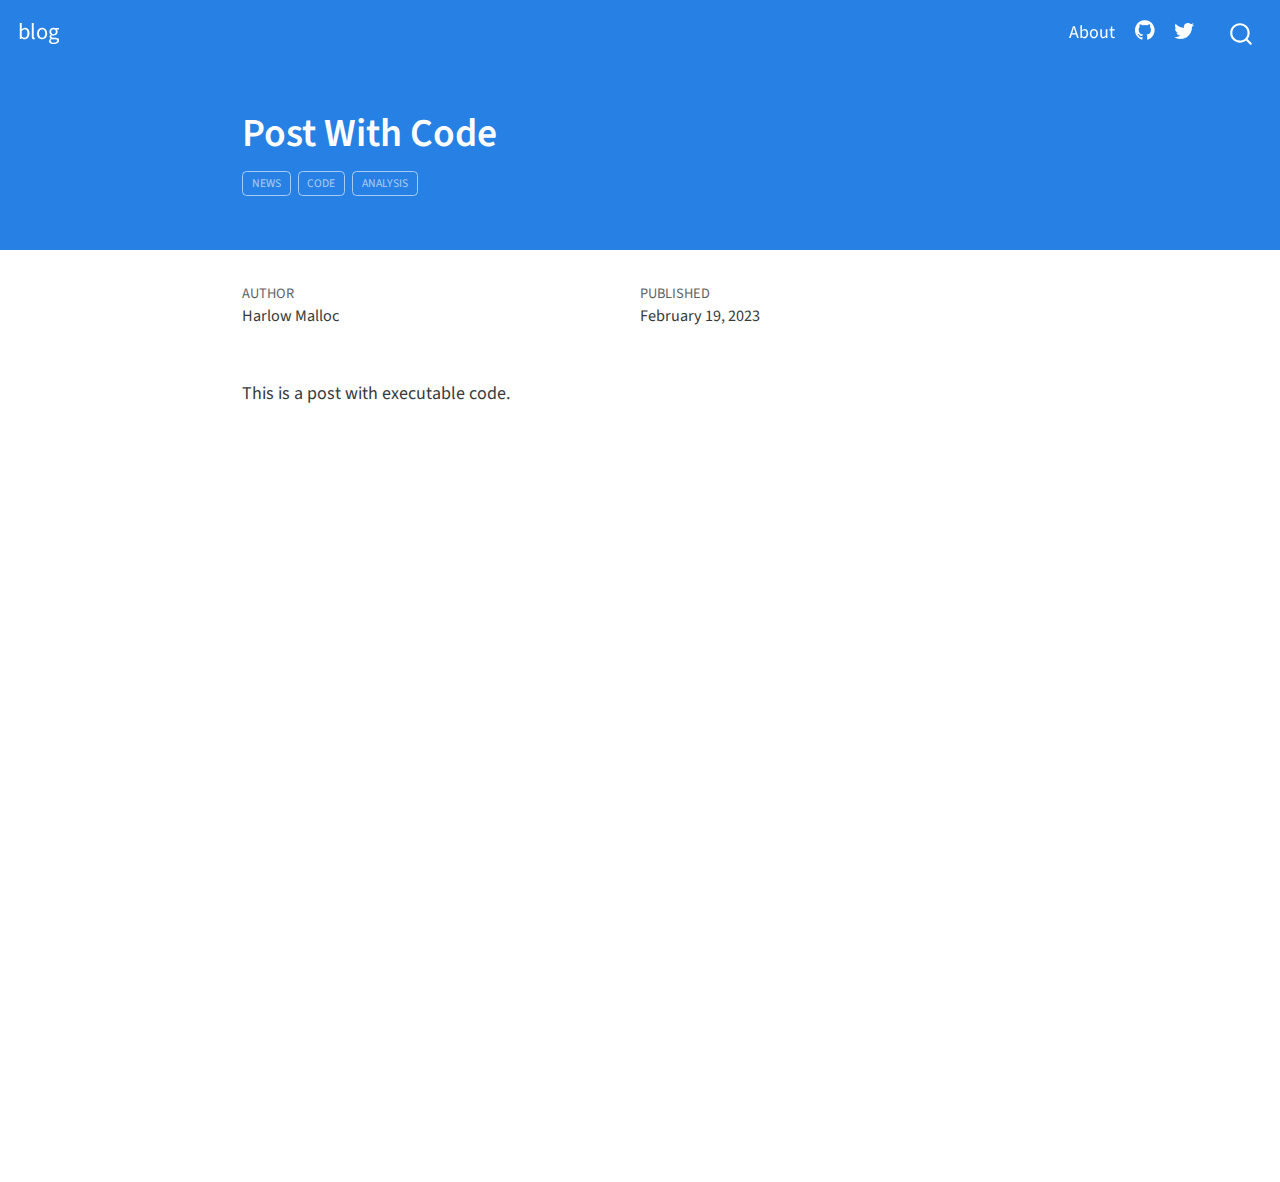
<file: posts/post-with-code/index.html>
<!DOCTYPE html>
<html xmlns="http://www.w3.org/1999/xhtml" lang="en" xml:lang="en"><head>

<meta charset="utf-8">
<meta name="generator" content="quarto-1.1">

<meta name="viewport" content="width=device-width, initial-scale=1.0, user-scalable=yes">

<meta name="author" content="Harlow Malloc">
<meta name="dcterms.date" content="2023-02-19">

<title>blog - Post With Code</title>
<style>
code{white-space: pre-wrap;}
span.smallcaps{font-variant: small-caps;}
div.columns{display: flex; gap: min(4vw, 1.5em);}
div.column{flex: auto; overflow-x: auto;}
div.hanging-indent{margin-left: 1.5em; text-indent: -1.5em;}
ul.task-list{list-style: none;}
ul.task-list li input[type="checkbox"] {
  width: 0.8em;
  margin: 0 0.8em 0.2em -1.6em;
  vertical-align: middle;
}
</style>


<script src="../../site_libs/quarto-nav/quarto-nav.js"></script>
<script src="../../site_libs/quarto-nav/headroom.min.js"></script>
<script src="../../site_libs/clipboard/clipboard.min.js"></script>
<script src="../../site_libs/quarto-search/autocomplete.umd.js"></script>
<script src="../../site_libs/quarto-search/fuse.min.js"></script>
<script src="../../site_libs/quarto-search/quarto-search.js"></script>
<meta name="quarto:offset" content="../../">
<script src="../../site_libs/quarto-html/quarto.js"></script>
<script src="../../site_libs/quarto-html/popper.min.js"></script>
<script src="../../site_libs/quarto-html/tippy.umd.min.js"></script>
<script src="../../site_libs/quarto-html/anchor.min.js"></script>
<link href="../../site_libs/quarto-html/tippy.css" rel="stylesheet">
<link href="../../site_libs/quarto-html/quarto-syntax-highlighting.css" rel="stylesheet" id="quarto-text-highlighting-styles">
<script src="../../site_libs/bootstrap/bootstrap.min.js"></script>
<link href="../../site_libs/bootstrap/bootstrap-icons.css" rel="stylesheet">
<link href="../../site_libs/bootstrap/bootstrap.min.css" rel="stylesheet" id="quarto-bootstrap" data-mode="light">
<script id="quarto-search-options" type="application/json">{
  "location": "navbar",
  "copy-button": false,
  "collapse-after": 3,
  "panel-placement": "end",
  "type": "overlay",
  "limit": 20,
  "language": {
    "search-no-results-text": "No results",
    "search-matching-documents-text": "matching documents",
    "search-copy-link-title": "Copy link to search",
    "search-hide-matches-text": "Hide additional matches",
    "search-more-match-text": "more match in this document",
    "search-more-matches-text": "more matches in this document",
    "search-clear-button-title": "Clear",
    "search-detached-cancel-button-title": "Cancel",
    "search-submit-button-title": "Submit"
  }
}</script>


<link rel="stylesheet" href="../../styles.css">
</head>

<body class="nav-fixed fullcontent">

<div id="quarto-search-results"></div>
  <header id="quarto-header" class="headroom fixed-top">
    <nav class="navbar navbar-expand-lg navbar-dark ">
      <div class="navbar-container container-fluid">
      <div class="navbar-brand-container">
    <a class="navbar-brand" href="../../index.html">
    <span class="navbar-title">blog</span>
    </a>
  </div>
          <button class="navbar-toggler" type="button" data-bs-toggle="collapse" data-bs-target="#navbarCollapse" aria-controls="navbarCollapse" aria-expanded="false" aria-label="Toggle navigation" onclick="if (window.quartoToggleHeadroom) { window.quartoToggleHeadroom(); }">
  <span class="navbar-toggler-icon"></span>
</button>
          <div class="collapse navbar-collapse" id="navbarCollapse">
            <ul class="navbar-nav navbar-nav-scroll ms-auto">
  <li class="nav-item">
    <a class="nav-link" href="../../about.html">About</a>
  </li>  
  <li class="nav-item compact">
    <a class="nav-link" href="https://github.com/"><i class="bi bi-github" role="img">
</i> 
 </a>
  </li>  
  <li class="nav-item compact">
    <a class="nav-link" href="https://twitter.com"><i class="bi bi-twitter" role="img">
</i> 
 </a>
  </li>  
</ul>
              <div id="quarto-search" class="" title="Search"></div>
          </div> <!-- /navcollapse -->
      </div> <!-- /container-fluid -->
    </nav>
</header>
<!-- content -->
<header id="title-block-header" class="quarto-title-block default page-columns page-full">
  <div class="quarto-title-banner page-columns page-full">
    <div class="quarto-title column-body">
      <h1 class="title">Post With Code</h1>
                                <div class="quarto-categories">
                <div class="quarto-category">news</div>
                <div class="quarto-category">code</div>
                <div class="quarto-category">analysis</div>
              </div>
                  </div>
  </div>
    
  
  <div class="quarto-title-meta">

      <div>
      <div class="quarto-title-meta-heading">Author</div>
      <div class="quarto-title-meta-contents">
               <p>Harlow Malloc </p>
            </div>
    </div>
      
      <div>
      <div class="quarto-title-meta-heading">Published</div>
      <div class="quarto-title-meta-contents">
        <p class="date">February 19, 2023</p>
      </div>
    </div>
      
    </div>
    
  
  </header><div id="quarto-content" class="quarto-container page-columns page-rows-contents page-layout-article page-navbar">
<!-- sidebar -->
<!-- margin-sidebar -->
    
<!-- main -->
<main class="content quarto-banner-title-block" id="quarto-document-content">




<p>This is a post with executable code.</p>



</main> <!-- /main -->
<script id="quarto-html-after-body" type="application/javascript">
window.document.addEventListener("DOMContentLoaded", function (event) {
  const toggleBodyColorMode = (bsSheetEl) => {
    const mode = bsSheetEl.getAttribute("data-mode");
    const bodyEl = window.document.querySelector("body");
    if (mode === "dark") {
      bodyEl.classList.add("quarto-dark");
      bodyEl.classList.remove("quarto-light");
    } else {
      bodyEl.classList.add("quarto-light");
      bodyEl.classList.remove("quarto-dark");
    }
  }
  const toggleBodyColorPrimary = () => {
    const bsSheetEl = window.document.querySelector("link#quarto-bootstrap");
    if (bsSheetEl) {
      toggleBodyColorMode(bsSheetEl);
    }
  }
  toggleBodyColorPrimary();  
  const icon = "";
  const anchorJS = new window.AnchorJS();
  anchorJS.options = {
    placement: 'right',
    icon: icon
  };
  anchorJS.add('.anchored');
  const clipboard = new window.ClipboardJS('.code-copy-button', {
    target: function(trigger) {
      return trigger.previousElementSibling;
    }
  });
  clipboard.on('success', function(e) {
    // button target
    const button = e.trigger;
    // don't keep focus
    button.blur();
    // flash "checked"
    button.classList.add('code-copy-button-checked');
    var currentTitle = button.getAttribute("title");
    button.setAttribute("title", "Copied!");
    setTimeout(function() {
      button.setAttribute("title", currentTitle);
      button.classList.remove('code-copy-button-checked');
    }, 1000);
    // clear code selection
    e.clearSelection();
  });
  function tippyHover(el, contentFn) {
    const config = {
      allowHTML: true,
      content: contentFn,
      maxWidth: 500,
      delay: 100,
      arrow: false,
      appendTo: function(el) {
          return el.parentElement;
      },
      interactive: true,
      interactiveBorder: 10,
      theme: 'quarto',
      placement: 'bottom-start'
    };
    window.tippy(el, config); 
  }
  const noterefs = window.document.querySelectorAll('a[role="doc-noteref"]');
  for (var i=0; i<noterefs.length; i++) {
    const ref = noterefs[i];
    tippyHover(ref, function() {
      // use id or data attribute instead here
      let href = ref.getAttribute('data-footnote-href') || ref.getAttribute('href');
      try { href = new URL(href).hash; } catch {}
      const id = href.replace(/^#\/?/, "");
      const note = window.document.getElementById(id);
      return note.innerHTML;
    });
  }
  var bibliorefs = window.document.querySelectorAll('a[role="doc-biblioref"]');
  for (var i=0; i<bibliorefs.length; i++) {
    const ref = bibliorefs[i];
    const cites = ref.parentNode.getAttribute('data-cites').split(' ');
    tippyHover(ref, function() {
      var popup = window.document.createElement('div');
      cites.forEach(function(cite) {
        var citeDiv = window.document.createElement('div');
        citeDiv.classList.add('hanging-indent');
        citeDiv.classList.add('csl-entry');
        var biblioDiv = window.document.getElementById('ref-' + cite);
        if (biblioDiv) {
          citeDiv.innerHTML = biblioDiv.innerHTML;
        }
        popup.appendChild(citeDiv);
      });
      return popup.innerHTML;
    });
  }
});
</script>
</div> <!-- /content -->



</body></html>
</file>
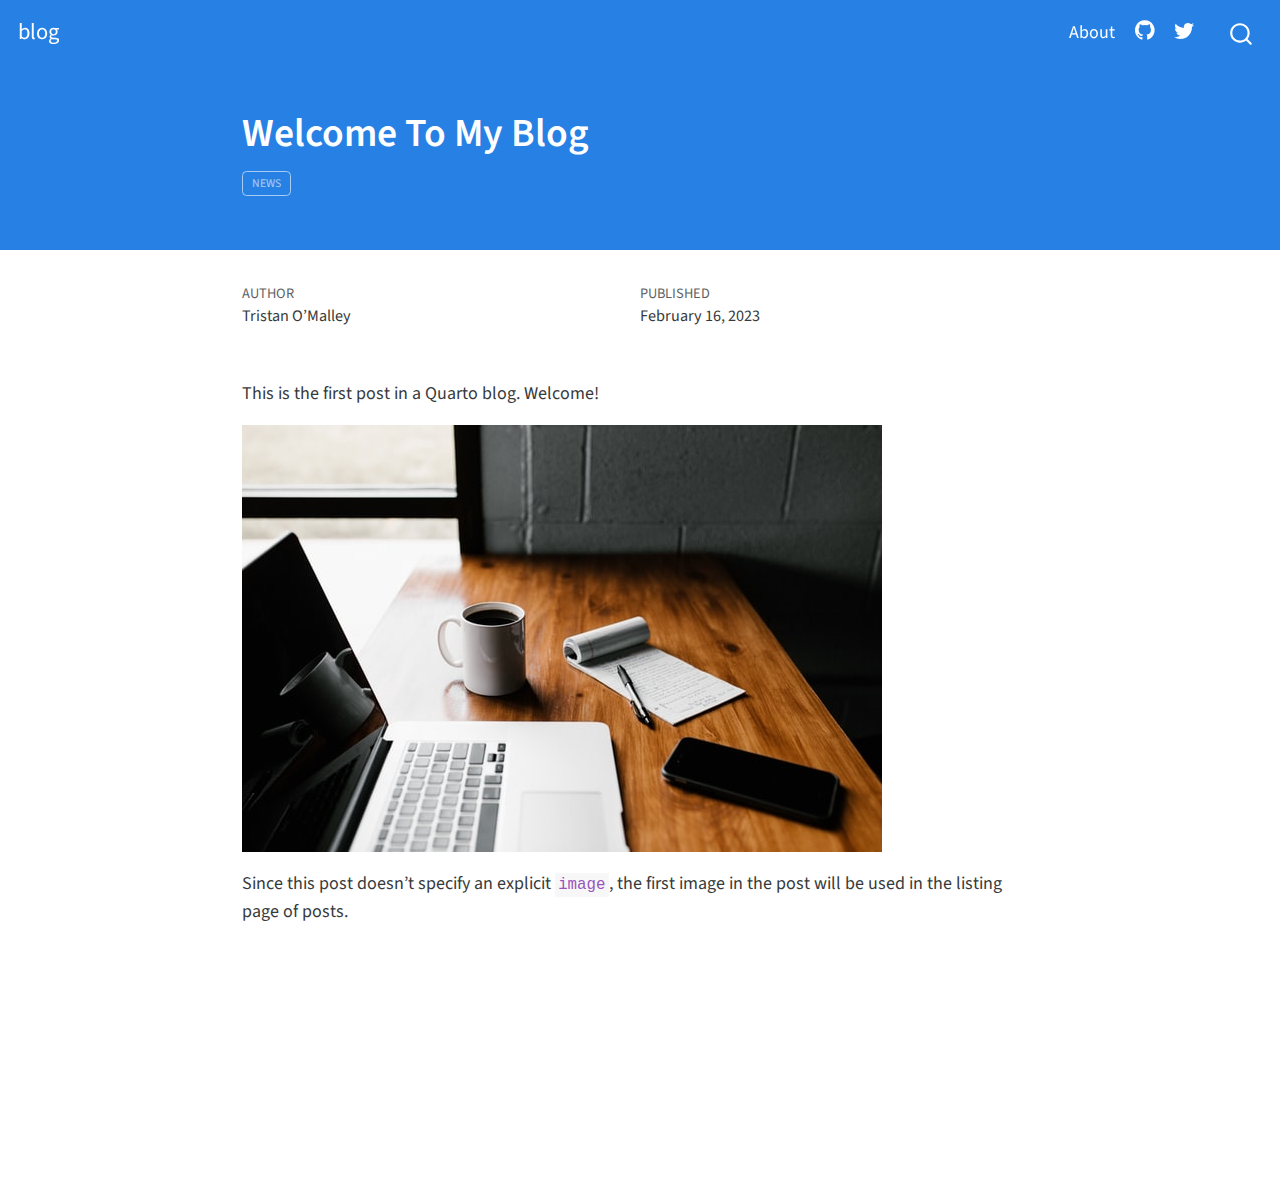
<file: posts/welcome/index.html>
<!DOCTYPE html>
<html xmlns="http://www.w3.org/1999/xhtml" lang="en" xml:lang="en"><head>

<meta charset="utf-8">
<meta name="generator" content="quarto-1.1">

<meta name="viewport" content="width=device-width, initial-scale=1.0, user-scalable=yes">

<meta name="author" content="Tristan O’Malley">
<meta name="dcterms.date" content="2023-02-16">

<title>blog - Welcome To My Blog</title>
<style>
code{white-space: pre-wrap;}
span.smallcaps{font-variant: small-caps;}
div.columns{display: flex; gap: min(4vw, 1.5em);}
div.column{flex: auto; overflow-x: auto;}
div.hanging-indent{margin-left: 1.5em; text-indent: -1.5em;}
ul.task-list{list-style: none;}
ul.task-list li input[type="checkbox"] {
  width: 0.8em;
  margin: 0 0.8em 0.2em -1.6em;
  vertical-align: middle;
}
</style>


<script src="../../site_libs/quarto-nav/quarto-nav.js"></script>
<script src="../../site_libs/quarto-nav/headroom.min.js"></script>
<script src="../../site_libs/clipboard/clipboard.min.js"></script>
<script src="../../site_libs/quarto-search/autocomplete.umd.js"></script>
<script src="../../site_libs/quarto-search/fuse.min.js"></script>
<script src="../../site_libs/quarto-search/quarto-search.js"></script>
<meta name="quarto:offset" content="../../">
<script src="../../site_libs/quarto-html/quarto.js"></script>
<script src="../../site_libs/quarto-html/popper.min.js"></script>
<script src="../../site_libs/quarto-html/tippy.umd.min.js"></script>
<script src="../../site_libs/quarto-html/anchor.min.js"></script>
<link href="../../site_libs/quarto-html/tippy.css" rel="stylesheet">
<link href="../../site_libs/quarto-html/quarto-syntax-highlighting.css" rel="stylesheet" id="quarto-text-highlighting-styles">
<script src="../../site_libs/bootstrap/bootstrap.min.js"></script>
<link href="../../site_libs/bootstrap/bootstrap-icons.css" rel="stylesheet">
<link href="../../site_libs/bootstrap/bootstrap.min.css" rel="stylesheet" id="quarto-bootstrap" data-mode="light">
<script id="quarto-search-options" type="application/json">{
  "location": "navbar",
  "copy-button": false,
  "collapse-after": 3,
  "panel-placement": "end",
  "type": "overlay",
  "limit": 20,
  "language": {
    "search-no-results-text": "No results",
    "search-matching-documents-text": "matching documents",
    "search-copy-link-title": "Copy link to search",
    "search-hide-matches-text": "Hide additional matches",
    "search-more-match-text": "more match in this document",
    "search-more-matches-text": "more matches in this document",
    "search-clear-button-title": "Clear",
    "search-detached-cancel-button-title": "Cancel",
    "search-submit-button-title": "Submit"
  }
}</script>


<link rel="stylesheet" href="../../styles.css">
</head>

<body class="nav-fixed fullcontent">

<div id="quarto-search-results"></div>
  <header id="quarto-header" class="headroom fixed-top">
    <nav class="navbar navbar-expand-lg navbar-dark ">
      <div class="navbar-container container-fluid">
      <div class="navbar-brand-container">
    <a class="navbar-brand" href="../../index.html">
    <span class="navbar-title">blog</span>
    </a>
  </div>
          <button class="navbar-toggler" type="button" data-bs-toggle="collapse" data-bs-target="#navbarCollapse" aria-controls="navbarCollapse" aria-expanded="false" aria-label="Toggle navigation" onclick="if (window.quartoToggleHeadroom) { window.quartoToggleHeadroom(); }">
  <span class="navbar-toggler-icon"></span>
</button>
          <div class="collapse navbar-collapse" id="navbarCollapse">
            <ul class="navbar-nav navbar-nav-scroll ms-auto">
  <li class="nav-item">
    <a class="nav-link" href="../../about.html">About</a>
  </li>  
  <li class="nav-item compact">
    <a class="nav-link" href="https://github.com/"><i class="bi bi-github" role="img">
</i> 
 </a>
  </li>  
  <li class="nav-item compact">
    <a class="nav-link" href="https://twitter.com"><i class="bi bi-twitter" role="img">
</i> 
 </a>
  </li>  
</ul>
              <div id="quarto-search" class="" title="Search"></div>
          </div> <!-- /navcollapse -->
      </div> <!-- /container-fluid -->
    </nav>
</header>
<!-- content -->
<header id="title-block-header" class="quarto-title-block default page-columns page-full">
  <div class="quarto-title-banner page-columns page-full">
    <div class="quarto-title column-body">
      <h1 class="title">Welcome To My Blog</h1>
                                <div class="quarto-categories">
                <div class="quarto-category">news</div>
              </div>
                  </div>
  </div>
    
  
  <div class="quarto-title-meta">

      <div>
      <div class="quarto-title-meta-heading">Author</div>
      <div class="quarto-title-meta-contents">
               <p>Tristan O’Malley </p>
            </div>
    </div>
      
      <div>
      <div class="quarto-title-meta-heading">Published</div>
      <div class="quarto-title-meta-contents">
        <p class="date">February 16, 2023</p>
      </div>
    </div>
      
    </div>
    
  
  </header><div id="quarto-content" class="quarto-container page-columns page-rows-contents page-layout-article page-navbar">
<!-- sidebar -->
<!-- margin-sidebar -->
    
<!-- main -->
<main class="content quarto-banner-title-block" id="quarto-document-content">




<p>This is the first post in a Quarto blog. Welcome!</p>
<p><img src="thumbnail.jpg" class="img-fluid"></p>
<p>Since this post doesn’t specify an explicit <code>image</code>, the first image in the post will be used in the listing page of posts.</p>



</main> <!-- /main -->
<script id="quarto-html-after-body" type="application/javascript">
window.document.addEventListener("DOMContentLoaded", function (event) {
  const toggleBodyColorMode = (bsSheetEl) => {
    const mode = bsSheetEl.getAttribute("data-mode");
    const bodyEl = window.document.querySelector("body");
    if (mode === "dark") {
      bodyEl.classList.add("quarto-dark");
      bodyEl.classList.remove("quarto-light");
    } else {
      bodyEl.classList.add("quarto-light");
      bodyEl.classList.remove("quarto-dark");
    }
  }
  const toggleBodyColorPrimary = () => {
    const bsSheetEl = window.document.querySelector("link#quarto-bootstrap");
    if (bsSheetEl) {
      toggleBodyColorMode(bsSheetEl);
    }
  }
  toggleBodyColorPrimary();  
  const icon = "";
  const anchorJS = new window.AnchorJS();
  anchorJS.options = {
    placement: 'right',
    icon: icon
  };
  anchorJS.add('.anchored');
  const clipboard = new window.ClipboardJS('.code-copy-button', {
    target: function(trigger) {
      return trigger.previousElementSibling;
    }
  });
  clipboard.on('success', function(e) {
    // button target
    const button = e.trigger;
    // don't keep focus
    button.blur();
    // flash "checked"
    button.classList.add('code-copy-button-checked');
    var currentTitle = button.getAttribute("title");
    button.setAttribute("title", "Copied!");
    setTimeout(function() {
      button.setAttribute("title", currentTitle);
      button.classList.remove('code-copy-button-checked');
    }, 1000);
    // clear code selection
    e.clearSelection();
  });
  function tippyHover(el, contentFn) {
    const config = {
      allowHTML: true,
      content: contentFn,
      maxWidth: 500,
      delay: 100,
      arrow: false,
      appendTo: function(el) {
          return el.parentElement;
      },
      interactive: true,
      interactiveBorder: 10,
      theme: 'quarto',
      placement: 'bottom-start'
    };
    window.tippy(el, config); 
  }
  const noterefs = window.document.querySelectorAll('a[role="doc-noteref"]');
  for (var i=0; i<noterefs.length; i++) {
    const ref = noterefs[i];
    tippyHover(ref, function() {
      // use id or data attribute instead here
      let href = ref.getAttribute('data-footnote-href') || ref.getAttribute('href');
      try { href = new URL(href).hash; } catch {}
      const id = href.replace(/^#\/?/, "");
      const note = window.document.getElementById(id);
      return note.innerHTML;
    });
  }
  var bibliorefs = window.document.querySelectorAll('a[role="doc-biblioref"]');
  for (var i=0; i<bibliorefs.length; i++) {
    const ref = bibliorefs[i];
    const cites = ref.parentNode.getAttribute('data-cites').split(' ');
    tippyHover(ref, function() {
      var popup = window.document.createElement('div');
      cites.forEach(function(cite) {
        var citeDiv = window.document.createElement('div');
        citeDiv.classList.add('hanging-indent');
        citeDiv.classList.add('csl-entry');
        var biblioDiv = window.document.getElementById('ref-' + cite);
        if (biblioDiv) {
          citeDiv.innerHTML = biblioDiv.innerHTML;
        }
        popup.appendChild(citeDiv);
      });
      return popup.innerHTML;
    });
  }
});
</script>
</div> <!-- /content -->



</body></html>
</file>
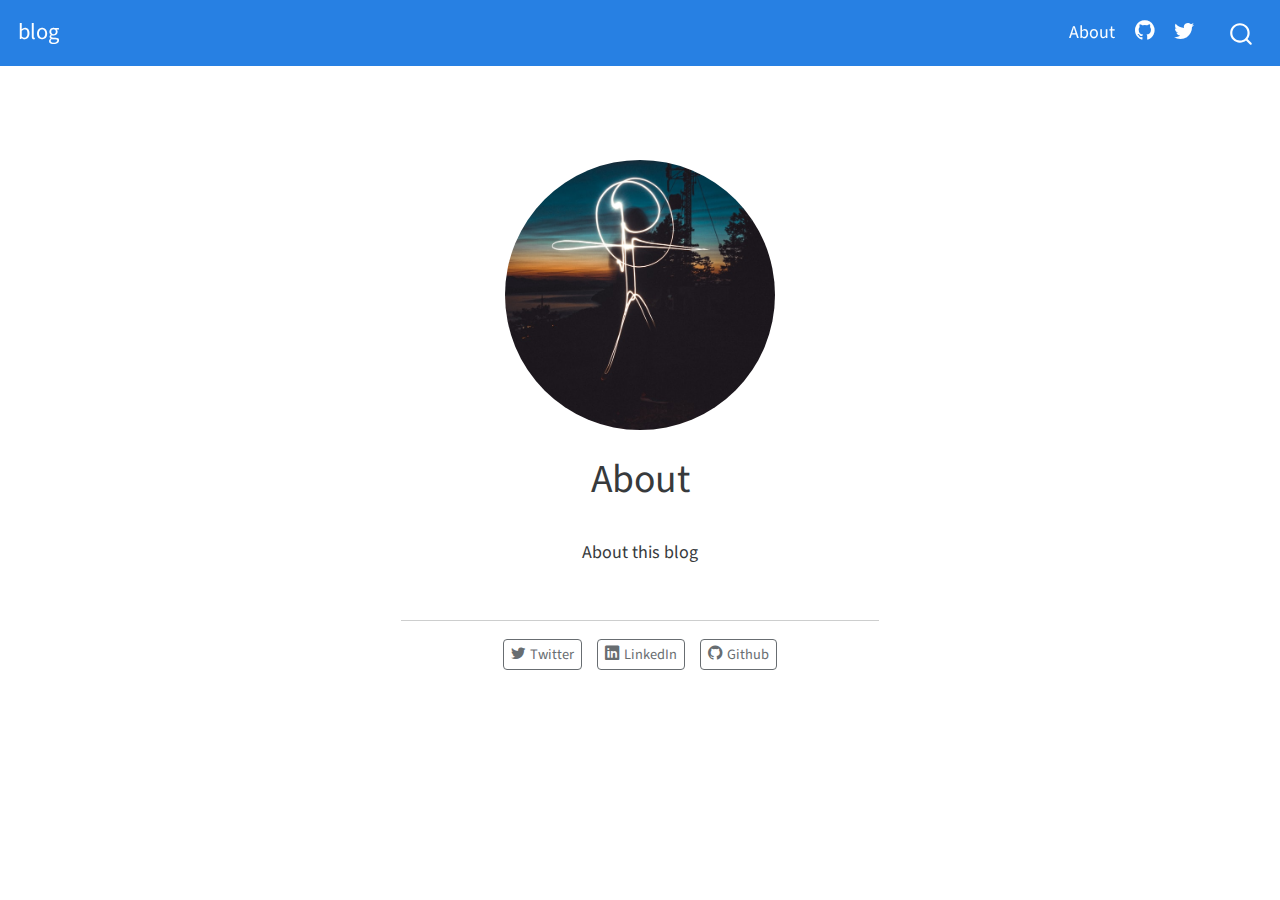
<file: about.html>
<!DOCTYPE html>
<html xmlns="http://www.w3.org/1999/xhtml" lang="en" xml:lang="en"><head>

<meta charset="utf-8">
<meta name="generator" content="quarto-1.1">

<meta name="viewport" content="width=device-width, initial-scale=1.0, user-scalable=yes">


<title>blog - About</title>
<style>
code{white-space: pre-wrap;}
span.smallcaps{font-variant: small-caps;}
div.columns{display: flex; gap: min(4vw, 1.5em);}
div.column{flex: auto; overflow-x: auto;}
div.hanging-indent{margin-left: 1.5em; text-indent: -1.5em;}
ul.task-list{list-style: none;}
ul.task-list li input[type="checkbox"] {
  width: 0.8em;
  margin: 0 0.8em 0.2em -1.6em;
  vertical-align: middle;
}
</style>


<script src="site_libs/quarto-nav/quarto-nav.js"></script>
<script src="site_libs/quarto-nav/headroom.min.js"></script>
<script src="site_libs/clipboard/clipboard.min.js"></script>
<script src="site_libs/quarto-search/autocomplete.umd.js"></script>
<script src="site_libs/quarto-search/fuse.min.js"></script>
<script src="site_libs/quarto-search/quarto-search.js"></script>
<meta name="quarto:offset" content="./">
<script src="site_libs/quarto-html/quarto.js"></script>
<script src="site_libs/quarto-html/popper.min.js"></script>
<script src="site_libs/quarto-html/tippy.umd.min.js"></script>
<link href="site_libs/quarto-html/tippy.css" rel="stylesheet">
<link href="site_libs/quarto-html/quarto-syntax-highlighting.css" rel="stylesheet" id="quarto-text-highlighting-styles">
<script src="site_libs/bootstrap/bootstrap.min.js"></script>
<link href="site_libs/bootstrap/bootstrap-icons.css" rel="stylesheet">
<link href="site_libs/bootstrap/bootstrap.min.css" rel="stylesheet" id="quarto-bootstrap" data-mode="light">
<script id="quarto-search-options" type="application/json">{
  "location": "navbar",
  "copy-button": false,
  "collapse-after": 3,
  "panel-placement": "end",
  "type": "overlay",
  "limit": 20,
  "language": {
    "search-no-results-text": "No results",
    "search-matching-documents-text": "matching documents",
    "search-copy-link-title": "Copy link to search",
    "search-hide-matches-text": "Hide additional matches",
    "search-more-match-text": "more match in this document",
    "search-more-matches-text": "more matches in this document",
    "search-clear-button-title": "Clear",
    "search-detached-cancel-button-title": "Cancel",
    "search-submit-button-title": "Submit"
  }
}</script>


<link rel="stylesheet" href="styles.css">
</head>

<body class="nav-fixed fullcontent">

<div id="quarto-search-results"></div>
  <header id="quarto-header" class="headroom fixed-top">
    <nav class="navbar navbar-expand-lg navbar-dark ">
      <div class="navbar-container container-fluid">
      <div class="navbar-brand-container">
    <a class="navbar-brand" href="./index.html">
    <span class="navbar-title">blog</span>
    </a>
  </div>
          <button class="navbar-toggler" type="button" data-bs-toggle="collapse" data-bs-target="#navbarCollapse" aria-controls="navbarCollapse" aria-expanded="false" aria-label="Toggle navigation" onclick="if (window.quartoToggleHeadroom) { window.quartoToggleHeadroom(); }">
  <span class="navbar-toggler-icon"></span>
</button>
          <div class="collapse navbar-collapse" id="navbarCollapse">
            <ul class="navbar-nav navbar-nav-scroll ms-auto">
  <li class="nav-item">
    <a class="nav-link active" href="./about.html" aria-current="page">About</a>
  </li>  
  <li class="nav-item compact">
    <a class="nav-link" href="https://github.com/"><i class="bi bi-github" role="img">
</i> 
 </a>
  </li>  
  <li class="nav-item compact">
    <a class="nav-link" href="https://twitter.com"><i class="bi bi-twitter" role="img">
</i> 
 </a>
  </li>  
</ul>
              <div id="quarto-search" class="" title="Search"></div>
          </div> <!-- /navcollapse -->
      </div> <!-- /container-fluid -->
    </nav>
</header>
<!-- content -->
<div id="quarto-content" class="quarto-container page-columns page-rows-contents page-layout-article page-navbar">
<!-- sidebar -->
<!-- margin-sidebar -->
    
<!-- main -->
<div class="quarto-about-jolla">
  <img src="profile.jpg" class="about-image
  round " style="height: 15em; width: 15em;">
 <header id="title-block-header" class="quarto-title-block default">
<div class="quarto-title">
<h1 class="title">About</h1>
</div>
<div class="quarto-title-meta">
  </div>
</header><main class="content" id="quarto-document-content">
<p>About this blog</p>


</main> 
  <hr class="about-sep">
   <div class="about-links">
  <a href="https://twitter.com" class="about-link">
    <i class="bi bi-twitter"></i>
     <span class="about-link-text">Twitter</span>
  </a>
  <a href="https://linkedin.com" class="about-link">
    <i class="bi bi-linkedin"></i>
     <span class="about-link-text">LinkedIn</span>
  </a>
  <a href="https://github.com" class="about-link">
    <i class="bi bi-github"></i>
     <span class="about-link-text">Github</span>
  </a>
</div>
</div>
 <!-- /main -->
<script id="quarto-html-after-body" type="application/javascript">
window.document.addEventListener("DOMContentLoaded", function (event) {
  const toggleBodyColorMode = (bsSheetEl) => {
    const mode = bsSheetEl.getAttribute("data-mode");
    const bodyEl = window.document.querySelector("body");
    if (mode === "dark") {
      bodyEl.classList.add("quarto-dark");
      bodyEl.classList.remove("quarto-light");
    } else {
      bodyEl.classList.add("quarto-light");
      bodyEl.classList.remove("quarto-dark");
    }
  }
  const toggleBodyColorPrimary = () => {
    const bsSheetEl = window.document.querySelector("link#quarto-bootstrap");
    if (bsSheetEl) {
      toggleBodyColorMode(bsSheetEl);
    }
  }
  toggleBodyColorPrimary();  
  const clipboard = new window.ClipboardJS('.code-copy-button', {
    target: function(trigger) {
      return trigger.previousElementSibling;
    }
  });
  clipboard.on('success', function(e) {
    // button target
    const button = e.trigger;
    // don't keep focus
    button.blur();
    // flash "checked"
    button.classList.add('code-copy-button-checked');
    var currentTitle = button.getAttribute("title");
    button.setAttribute("title", "Copied!");
    setTimeout(function() {
      button.setAttribute("title", currentTitle);
      button.classList.remove('code-copy-button-checked');
    }, 1000);
    // clear code selection
    e.clearSelection();
  });
  function tippyHover(el, contentFn) {
    const config = {
      allowHTML: true,
      content: contentFn,
      maxWidth: 500,
      delay: 100,
      arrow: false,
      appendTo: function(el) {
          return el.parentElement;
      },
      interactive: true,
      interactiveBorder: 10,
      theme: 'quarto',
      placement: 'bottom-start'
    };
    window.tippy(el, config); 
  }
  const noterefs = window.document.querySelectorAll('a[role="doc-noteref"]');
  for (var i=0; i<noterefs.length; i++) {
    const ref = noterefs[i];
    tippyHover(ref, function() {
      // use id or data attribute instead here
      let href = ref.getAttribute('data-footnote-href') || ref.getAttribute('href');
      try { href = new URL(href).hash; } catch {}
      const id = href.replace(/^#\/?/, "");
      const note = window.document.getElementById(id);
      return note.innerHTML;
    });
  }
  var bibliorefs = window.document.querySelectorAll('a[role="doc-biblioref"]');
  for (var i=0; i<bibliorefs.length; i++) {
    const ref = bibliorefs[i];
    const cites = ref.parentNode.getAttribute('data-cites').split(' ');
    tippyHover(ref, function() {
      var popup = window.document.createElement('div');
      cites.forEach(function(cite) {
        var citeDiv = window.document.createElement('div');
        citeDiv.classList.add('hanging-indent');
        citeDiv.classList.add('csl-entry');
        var biblioDiv = window.document.getElementById('ref-' + cite);
        if (biblioDiv) {
          citeDiv.innerHTML = biblioDiv.innerHTML;
        }
        popup.appendChild(citeDiv);
      });
      return popup.innerHTML;
    });
  }
});
</script>
</div> <!-- /content -->



</body></html>
</file>
<file: site_libs/quarto-html/tippy.css>
.tippy-box[data-animation=fade][data-state=hidden]{opacity:0}[data-tippy-root]{max-width:calc(100vw - 10px)}.tippy-box{position:relative;background-color:#333;color:#fff;border-radius:4px;font-size:14px;line-height:1.4;white-space:normal;outline:0;transition-property:transform,visibility,opacity}.tippy-box[data-placement^=top]>.tippy-arrow{bottom:0}.tippy-box[data-placement^=top]>.tippy-arrow:before{bottom:-7px;left:0;border-width:8px 8px 0;border-top-color:initial;transform-origin:center top}.tippy-box[data-placement^=bottom]>.tippy-arrow{top:0}.tippy-box[data-placement^=bottom]>.tippy-arrow:before{top:-7px;left:0;border-width:0 8px 8px;border-bottom-color:initial;transform-origin:center bottom}.tippy-box[data-placement^=left]>.tippy-arrow{right:0}.tippy-box[data-placement^=left]>.tippy-arrow:before{border-width:8px 0 8px 8px;border-left-color:initial;right:-7px;transform-origin:center left}.tippy-box[data-placement^=right]>.tippy-arrow{left:0}.tippy-box[data-placement^=right]>.tippy-arrow:before{left:-7px;border-width:8px 8px 8px 0;border-right-color:initial;transform-origin:center right}.tippy-box[data-inertia][data-state=visible]{transition-timing-function:cubic-bezier(.54,1.5,.38,1.11)}.tippy-arrow{width:16px;height:16px;color:#333}.tippy-arrow:before{content:"";position:absolute;border-color:transparent;border-style:solid}.tippy-content{position:relative;padding:5px 9px;z-index:1}
</file>
<file: site_libs/quarto-html/quarto-syntax-highlighting.css>
/* quarto syntax highlight colors */
:root {
  --quarto-hl-ot-color: #003B4F;
  --quarto-hl-at-color: #657422;
  --quarto-hl-ss-color: #20794D;
  --quarto-hl-an-color: #5E5E5E;
  --quarto-hl-fu-color: #4758AB;
  --quarto-hl-st-color: #20794D;
  --quarto-hl-cf-color: #003B4F;
  --quarto-hl-op-color: #5E5E5E;
  --quarto-hl-er-color: #AD0000;
  --quarto-hl-bn-color: #AD0000;
  --quarto-hl-al-color: #AD0000;
  --quarto-hl-va-color: #111111;
  --quarto-hl-bu-color: inherit;
  --quarto-hl-ex-color: inherit;
  --quarto-hl-pp-color: #AD0000;
  --quarto-hl-in-color: #5E5E5E;
  --quarto-hl-vs-color: #20794D;
  --quarto-hl-wa-color: #5E5E5E;
  --quarto-hl-do-color: #5E5E5E;
  --quarto-hl-im-color: #00769E;
  --quarto-hl-ch-color: #20794D;
  --quarto-hl-dt-color: #AD0000;
  --quarto-hl-fl-color: #AD0000;
  --quarto-hl-co-color: #5E5E5E;
  --quarto-hl-cv-color: #5E5E5E;
  --quarto-hl-cn-color: #8f5902;
  --quarto-hl-sc-color: #5E5E5E;
  --quarto-hl-dv-color: #AD0000;
  --quarto-hl-kw-color: #003B4F;
}

/* other quarto variables */
:root {
  --quarto-font-monospace: SFMono-Regular, Menlo, Monaco, Consolas, "Liberation Mono", "Courier New", monospace;
}

pre > code.sourceCode > span {
  color: #003B4F;
}

code span {
  color: #003B4F;
}

code.sourceCode > span {
  color: #003B4F;
}

div.sourceCode,
div.sourceCode pre.sourceCode {
  color: #003B4F;
}

code span.ot {
  color: #003B4F;
}

code span.at {
  color: #657422;
}

code span.ss {
  color: #20794D;
}

code span.an {
  color: #5E5E5E;
}

code span.fu {
  color: #4758AB;
}

code span.st {
  color: #20794D;
}

code span.cf {
  color: #003B4F;
}

code span.op {
  color: #5E5E5E;
}

code span.er {
  color: #AD0000;
}

code span.bn {
  color: #AD0000;
}

code span.al {
  color: #AD0000;
}

code span.va {
  color: #111111;
}

code span.pp {
  color: #AD0000;
}

code span.in {
  color: #5E5E5E;
}

code span.vs {
  color: #20794D;
}

code span.wa {
  color: #5E5E5E;
  font-style: italic;
}

code span.do {
  color: #5E5E5E;
  font-style: italic;
}

code span.im {
  color: #00769E;
}

code span.ch {
  color: #20794D;
}

code span.dt {
  color: #AD0000;
}

code span.fl {
  color: #AD0000;
}

code span.co {
  color: #5E5E5E;
}

code span.cv {
  color: #5E5E5E;
  font-style: italic;
}

code span.cn {
  color: #8f5902;
}

code span.sc {
  color: #5E5E5E;
}

code span.dv {
  color: #AD0000;
}

code span.kw {
  color: #003B4F;
}

.prevent-inlining {
  content: "</";
}

/*# sourceMappingURL=debc5d5d77c3f9108843748ff7464032.css.map */
</file>
<file: styles.css>
/* css styles */
</file>
